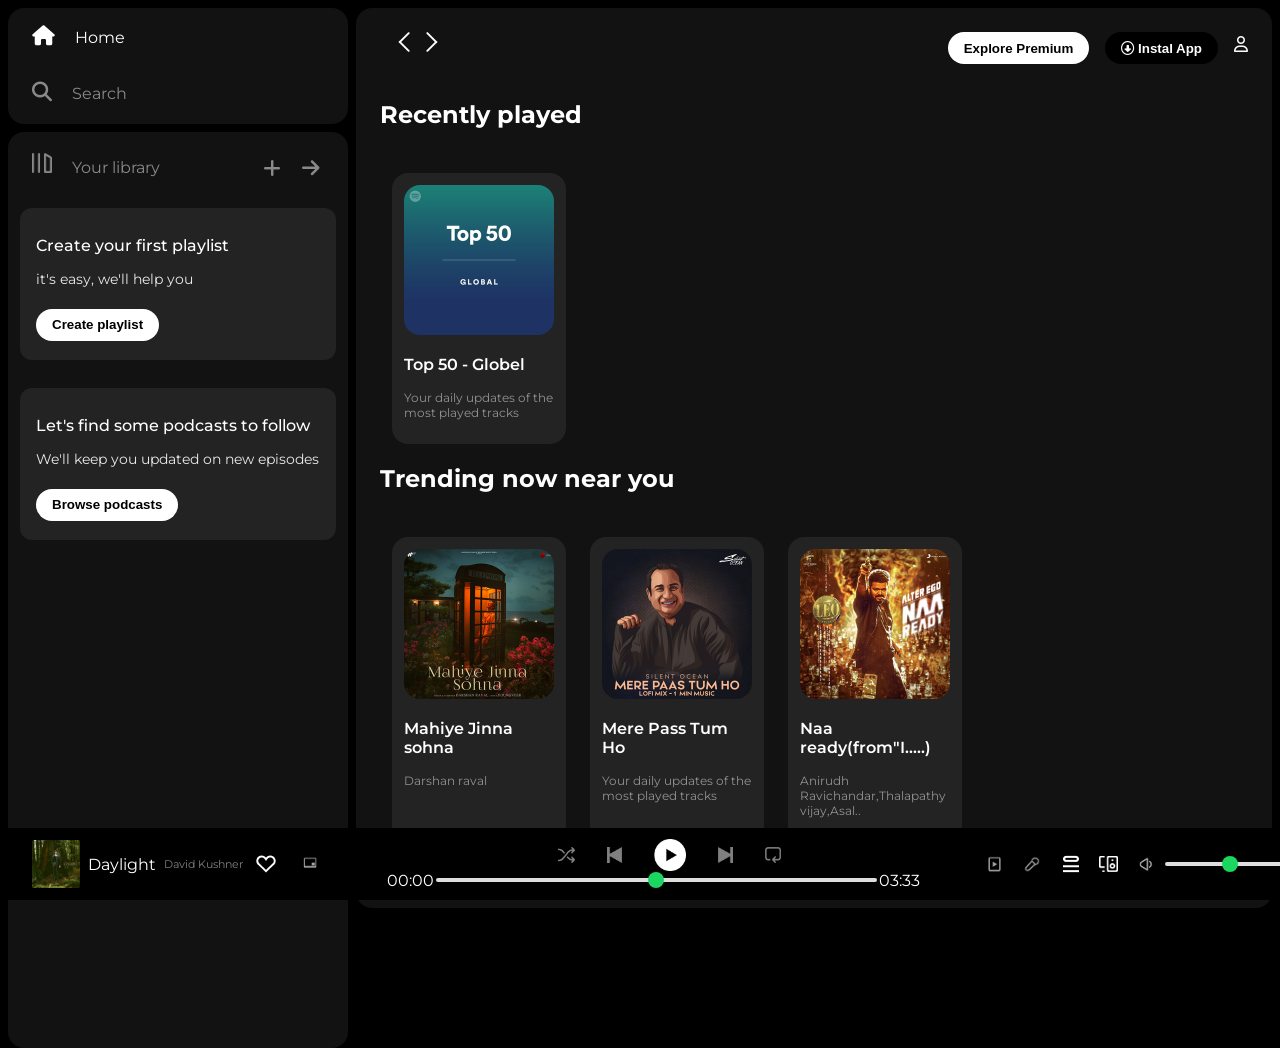
<file: index.html>
<!DOCTYPE html>
<html lang="en">
<head>
    <meta charset="UTF-8">
    <meta name="viewport" content="width=device-width, initial-scale=1.0">
    <link rel="stylesheet" href="https://cdnjs.cloudflare.com/ajax/libs/font-awesome/6.6.0/css/all.min.css" integrity="sha512-Kc323vGBEqzTmouAECnVceyQqyqdsSiqLQISBL29aUW4U/M7pSPA/gEUZQqv1cwx4OnYxTxve5UMg5GT6L4JJg==" crossorigin="anonymous" referrerpolicy="no-referrer" />
    <link rel="icon" href="logo.png">
   
    <title>Spotify-web player: Music foe everyone</title>
    <link rel="stylesheet" href="style.css">
    <link rel="preconnect" href="https://fonts.googleapis.com">
<link rel="preconnect" href="https://fonts.gstatic.com" crossorigin>
<link href="https://fonts.googleapis.com/css2?family=Montserrat:ital,wght@300;400;500;600;700;&display=swap" rel="stylesheet">
</head>
<body>
    <div class="main">
        <div class="sidebar">
            <div class="nav">
                <div class="nav-option" style="opacity: 1;">
                    <i class="fa-solid fa-house"></i>
                    <a href="#">Home</a>
                </div>
                <div class="nav-option">
                <i class="fa-solid fa-magnifying-glass"></i>
                <a href="#">Search</a>
                </div>



            </div>
            <div class="library">
                <div class="option">
                    <div class="lib-option nav-option" >
                        <img src="library_icon.png" alt="icon">
                        <a href="#">Your library</a>
                    </div>
                    <div class="icons">
                        <i class="fa-solid fa-plus"></i>
                        <i class="fa-solid fa-arrow-right"></i>
                    </div>
                </div>
                <div class="lib-box">
                    <div class="box">
                        <p class="box-p1">Create your first playlist</p>
                        <p class="box-p2">it's easy, we'll help you</p>
                        <button class="badge">Create playlist</button>
                    </div>
                    <div class="box">
                        <p class="box-p1">Let's find some podcasts to follow</p>
                        <p class="box-p2">We'll keep you updated on new episodes</p>
                        <button class="badge">Browse podcasts</button>
                    </div>




                </div>
            </div>
        </div>
    <div class="main-content">
        <div class="sticky-nav">
            <div class="sticky-nav-icons">
                <img src="backward_icon (1).png" alt="abc">
                <img src="forward_icon.png"  class="hide" alt="">
            </div>
            <div class="sticky-nav-option">
                <button class="badge nav-item hide">Explore Premium</button>
                <button class="badge  nav-item dark-badge"><i class="fa-regular fa-circle-down"></i> Instal App</button>
                <i class="fa-regular fa-user  nav-item"></i>
            </div>
        </div>
        
            <h2>Recently played</h2>
            <div class="cards-container">
                <div class="card">
                    <img src="card1img.jpeg" alt="abc" class="card-img">
                    <p class="card-title">Top 50 - Globel</p>
                    <p class="card-info">Your daily updates of the most played tracks</p>
            </div>        
            </div>
            <h2>Trending now near you</h2>
            <div class="cards-container">
                <div class="card">
                    <img src="card2img.jpeg" alt="abc" class="card-img">
                    <p class="card-title">Mahiye Jinna sohna</p>
                    <p class="card-info">Darshan raval</p>
            </div> 
            <div class="card">
                <img src="card3img.jpeg" alt="abc" class="card-img">
                <p class="card-title">Mere Pass Tum Ho</p>
                <p class="card-info">Your daily updates of the most played tracks</p>
        </div>
        <div class="card">
            <img src="card4img.jpeg" alt="abc" class="card-img">
            <p class="card-title">Naa ready(from"I.....)</p>
            <p class="card-info">Anirudh Ravichandar,Thalapathy vijay,Asal..</p>
    </div>       
            </div>
            <h2>Featured Chats</h2>
            <div class="cards-container">
                <div class="card">
                    <img src="card5img.jpeg" alt="abc" class="card-img">
                    <p class="card-title">Top songs - Globel</p>
                    <p class="card-info">Your weekly updates of the most played tracks</p>
            </div>  
            <div class="card">
                <img src="card6img.jpeg" alt="abc" class="card-img">
                <p class="card-title">Top songs india</p>
                <p class="card-info">Your weekly updates of the most played tracks</p>
        </div>        
        <div class="card">
            <img src="card1img.jpeg" alt="abc" class="card-img">
            <p class="card-title">Top 50 - Globel</p>
            <p class="card-info">Your daily updates of the most played tracks</p>
    </div>              
</div>
        <div class="footer">
            <div class="line">

            </div>
        </div>
        </div>
    <div class="music-player">
        <div class="album">
            <img src="album_picture.jpeg" alt="abca" class="album-pic">
            <p class="text" style="opacity: 1; font-size: 1rem;" >Daylight <p class="text" >David Kushner</p></p>
            
           
            <img src="album_icon1.png" alt="" class="icon">
            <img src="album_icon2.png" alt="" class="icon">
        </div>
        <div class="player">
            <div class="player-controls">
                <img src="player_icon1.png" alt="abc" class="player-control">
                <img src="player_icon2.png" alt="abc" class="player-control">
                <img src="player_icon3.png" alt="abc" class="player-control" style="opacity: 1; height: 2rem;">
                <img src="player_icon4.png" alt="abc" class="player-control">
                <img src="player_icon5.png" alt="abc" class="player-control">


            </div>
            <div class="playback-bar">
                <span class="curr-time">00:00</span>
                <input type="range" min="0"  max="100" step="1" class="progress-bar">
                <span class="curr-time">03:33</span>
            </div>
        </div>
        <div class="controls">
            <img src="controls_icon1.png" alt="abc" class="music-player-controls" style="height: 2rem;">
            <img src="controld_icon2.png" alt="abc" class="music-player-controls"  style="height: 2rem;">

            <img src="controls_icon3.png" alt="abc" class="music-player-controls" style="height: 1.5rem;">

            <img src="controls_icon4.png" alt="abc" class="music-player-controls">

            <img src="controls_icon5.png" alt="abc" class="music-player-controls" style="height: 2rem; ">
            <input type="range" min="0"  max="100" step="1" class="progress-bar" style="width: 150px;">


        </div>


    </div>

</div>
</body>
</html>
</file>
<file: style.css>
body {
    font-family: 'Montserrat', sans-serif;
    margin: 0;
    background-color: #000;
    color: white;
    overflow-x: hidden;
  }
  
  .main {
    display: flex;
    height: 100vh;
    padding: 0.5rem;
  }
  
  .sidebar {
    background-color: #000;
    width: 340px;
    border-radius: 1rem;
    margin-right: 0.5rem;
  }
  
  .main-content {
    background-color: #121212;
    flex: 1;
    border-radius: 1rem;
    overflow: auto;
    padding: 0 1.5rem;
  }
  
  .music-player {
    background-color: #000;
    width: 100vw;
    height: 72px;
    position: fixed;
    bottom: 0;
    display: flex;
    justify-content: space-between;
    align-items: center;
    z-index: 10;
    padding: 0 1rem;
  }
  
  a {
    text-decoration: none;
    color: white;
  }
  
  .nav {
    background-color: #121212;
    border-radius: 1rem;
    display: flex;
    flex-direction: column;
    justify-content: center;
    height: 100px;
    padding: 0.5rem 0.75rem;
  }
  
  .nav-option {
    line-height: 2.5rem;
    opacity: 0.5;
    padding: 0.5rem 0.75rem;
  }
  
  .nav-option:hover {
    opacity: 1;
  }
  
  .nav-option i {
    font-size: 1.25rem;
  }
  
  .nav-option a {
    font-size: 1rem;
    margin-left: 1rem;
  }
  
  .library {
    background-color: #121212;
    border-radius: 1rem;
    height: 100%;
    margin-top: 0.5rem;
    padding: 0.5rem 0.75rem;
  }
  
  .option {
    display: flex;
    justify-content: space-between;
    align-items: center;
  }
  
  .lib-option img {
    height: 1.25rem;
    width: 1.25rem;
  }
  
  .icons {
    font-size: 1.25rem;
    cursor: pointer;
  }
  
  .icons i {
    opacity: 0.5;
    margin-right: 1rem;
  }
  
  i:hover {
    opacity: 1;
  }
  
  .box {
    height: 8rem;
    background-color: #232323;
    margin: 0.75rem 0 1.75rem 0;
    padding: 0.75rem 1rem;
    border-radius: 0.75rem;
  }
  
  .box-p1 {
    font-size: 1rem;
    font-weight: 500;
  }
  
  .box-p2 {
    font-size: 0.85rem;
    opacity: 0.9;
  }
  
  .badge {
    background-color: #fff;
    border: none;
    border-radius: 100px;
    font-weight: 600;
    padding: 0.25rem 1rem;
    margin-top: 0.5rem;
    height: 2rem;
    width: fit-content;
  }
  
  .dark-badge {
    background-color: #000;
    color: #fff;
  }
  
  .sticky-nav {
    display: flex;
    position: sticky;
    top: 0;
    background-color: #121212;
    justify-content: space-between;
    align-items: center;
    padding: 1rem 0;
    z-index: 10;
  }
  
  .sticky-nav-icons {
    margin-left: 0.75rem;
  }
  
  .sticky-nav-option {
    display: flex;
    justify-content: center;
    align-items: center;
  }
  
  .nav-item {
    margin-left: 1rem;
  }
  
  .cards-container {
    display: flex;
    flex-wrap: wrap;
    justify-content: flex-start;
  }
  
  .card {
    background-color: #232323;
    width: 150px;
    border-radius: 1rem;
    padding: 0.75rem;
    margin: 1.5rem 0.75rem 0 0.75rem;
  }
  
  .card-img {
    width: 100%;
    border-radius: 1rem;
    max-width: 100%;
    height: auto;
  }
  
  .card-title {
    font-weight: 600;
  }
  
  .card-info {
    font-size: 0.75rem;
    opacity: 0.5;
  }
  
  .footer {
    height: 300px;
    display: flex;
    align-items: center;
    justify-content: center;
  }
  
  .line {
    width: 90%;
    height: 30%;
    border-top: 1px solid white;
    opacity: 0.4;
  }
  
  .album {
    width: 25%;
    display: flex;
    align-items: center;
  }
  
  .album-pic {
    margin-left: 0.5rem;
    height: 3rem;
    border-radius: 0.1rem;
    max-width: 100%;
  }
  
  .text {
    font-size: 0.7rem;
    padding-left: 0.5rem;
    align-self: center;
    opacity: 0.5;
  }
  
  .player {
    width: 50%;
  }
  
  .player-controls {
    display: flex;
    justify-content: center;
    align-items: center;
  }
  
  .player-control {
    height: 1rem;
    margin-left: 2rem;
    opacity: 0.5;
  }
  
  .player-control:hover {
    opacity: 1;
  }
  
  .playback-bar {
    justify-content: center;
    display: flex;
    align-items: center;
  }
  
  .progress-bar {
    width: 70%;
    appearance: none;
    background-color: transparent;
    cursor: pointer;
  }
  
  .progress-bar::-webkit-slider-runnable-track {
    background-color: #ddd;
    border-radius: 100px;
    height: 0.2rem;
  }
  
  .progress-bar::-webkit-slider-thumb {
    appearance: none;
    height: 1rem;
    width: 1rem;
    background-color: #1bd760;
    border-radius: 50%;
    margin-top: -6px;
  }
  
  .controls {
    width: 25%;
    display: flex;
    padding: 0.5rem;
    justify-content: center;
  }
  
  .music-player-controls {
    height: 1rem;
    align-self: center;
    padding: 0 0.5rem;
  }
  
  .icon {
    height: 1.5rem;
    align-self: center;
    padding: 0 0.7rem;
  }
  
  /* ------------------------------
     Mobile Responsive Styles
  --------------------------------- */
  @media (max-width: 768px) {
    .main {
      flex-direction: column;
      height: auto;
    }
  
    .sidebar {
      width: 100%;
      margin-right: 0;
      border-radius: 0;
    }
  
    .main-content {
      padding: 1rem;
      border-radius: 0;
    }
  
    .music-player {
      flex-direction: column;
      height: auto;
      padding: 1rem 0.5rem;
    }
  
    .album,
    .player,
    .controls {
      width: 100%;
      margin: 0.5rem 0;
      justify-content: center;
    }
  
    .card {
      width: calc(50% - 1.5rem);
      margin-left: 0.75rem;
      margin-right: 0.75rem;
    }
  
    .cards-container {
      justify-content: center;
    }
  
    .sticky-nav {
      flex-direction: column;
      align-items: flex-start;
    }
  
    .nav-option a {
      font-size: 0.85rem;
    }
  
    .hide {
      display: none;
    }
  }
  
  @media (max-width: 480px) {
    .card {
      width: 100%;
      margin-left: 0;
      margin-right: 0;
    }
  
    .nav-option i {
      font-size: 1rem;
    }
  
    .nav-option a {
      font-size: 0.75rem;
    }
  
    .badge {
      font-size: 0.75rem;
      padding: 0.2rem 0.75rem;
    }
  }
</file>
